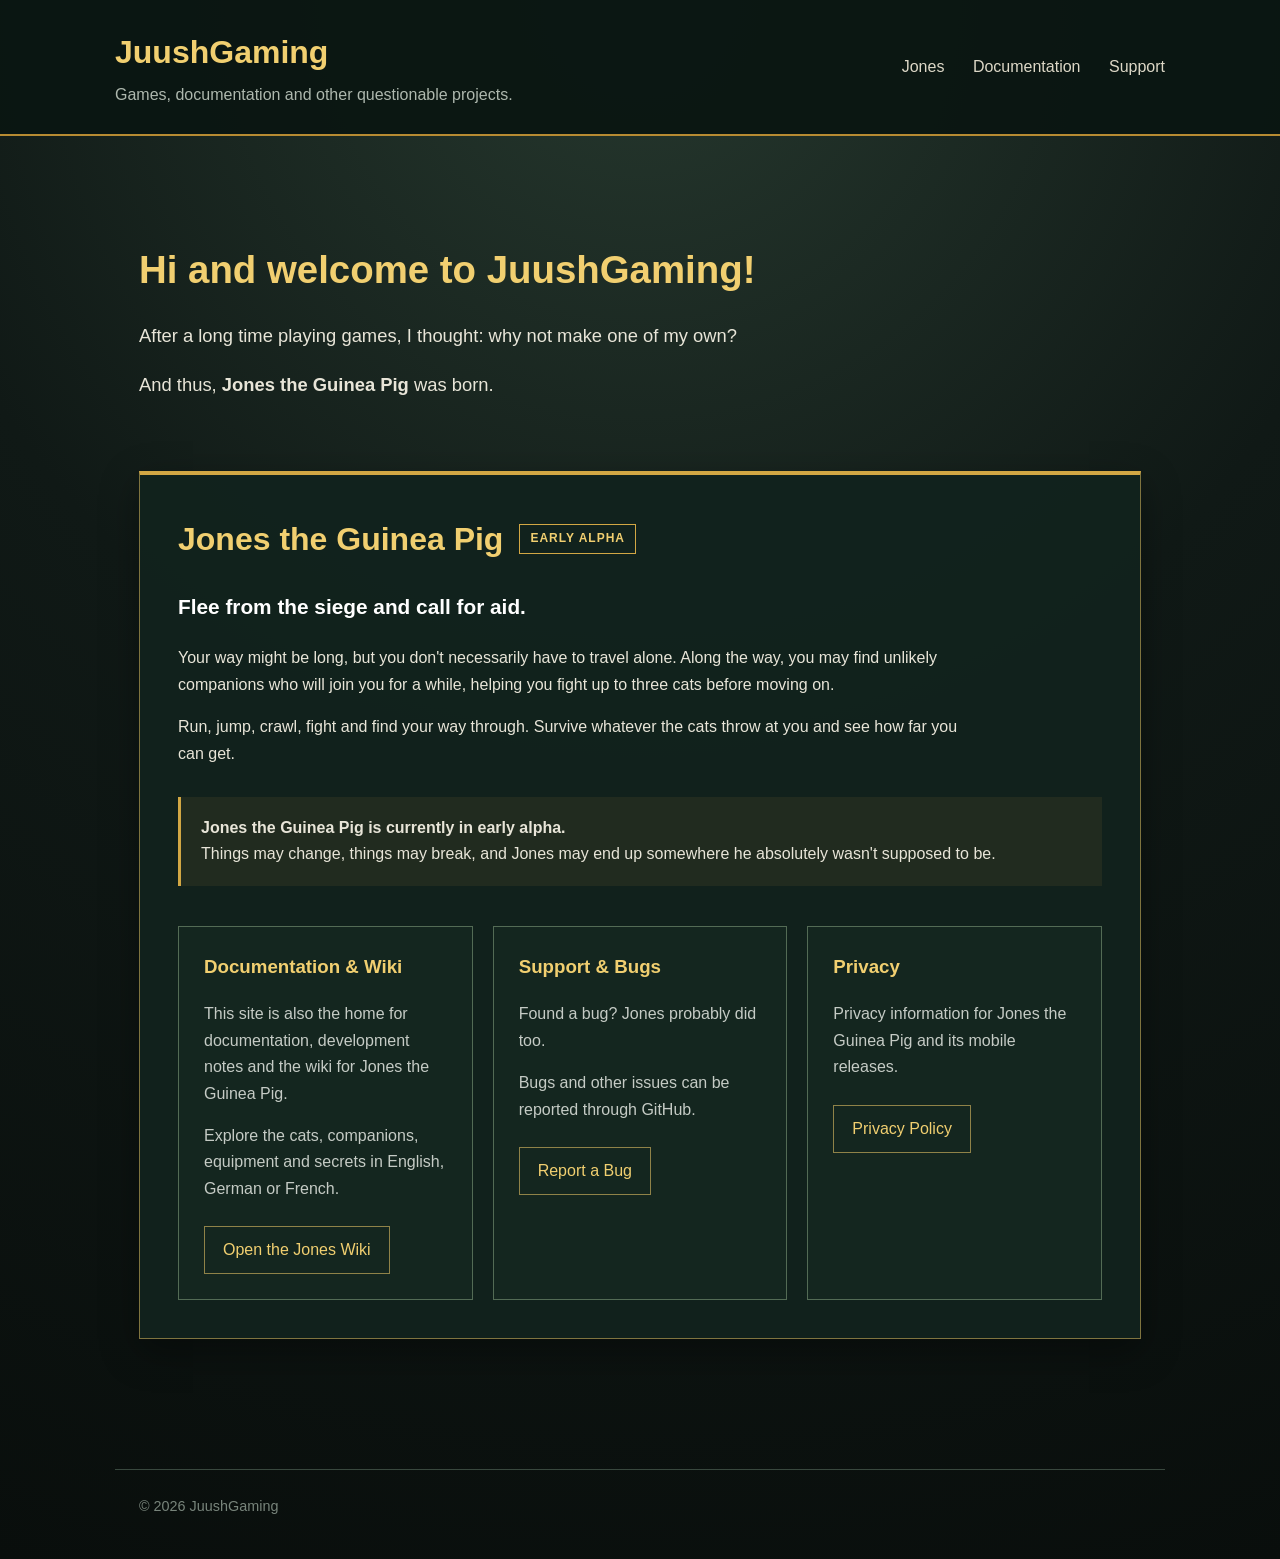
<file: index.html>
<!DOCTYPE html>
<html lang="en">
<head>
    <meta charset="UTF-8">
    <meta name="viewport" content="width=device-width, initial-scale=1.0">

    <title>JuushGaming</title>

    <style>
        * {
            box-sizing: border-box;
        }

        body {
            margin: 0;
            background:
                radial-gradient(circle at top, #26382e 0%, #101916 45%, #090e0c 100%);
            color: #e8e5d8;
            font-family: Arial, Helvetica, sans-serif;
            line-height: 1.65;
        }

        header {
            background: rgba(10, 22, 18, 0.94);
            border-bottom: 2px solid #b78b32;
            padding: 26px 24px;
        }

        .header-inner {
            max-width: 1050px;
            margin: 0 auto;
            display: flex;
            align-items: center;
            justify-content: space-between;
            gap: 30px;
        }

        .brand h1 {
            margin: 0;
            color: #f1cf70;
            font-size: 2rem;
        }

        .brand p {
            margin: 3px 0 0;
            color: #aeb8ae;
        }

        nav a {
            color: #ddd8c7;
            text-decoration: none;
            margin-left: 24px;
        }

        nav a:hover {
            color: #f1cf70;
        }

        main {
            max-width: 1050px;
            margin: 0 auto;
            padding: 70px 24px;
        }

        .intro {
            max-width: 760px;
            margin-bottom: 70px;
        }

        .intro h2 {
            color: #f1cf70;
            font-size: 2.4rem;
            margin-bottom: 20px;
        }

        .intro p {
            font-size: 1.15rem;
        }

        .game-card {
            background: rgba(18, 35, 29, 0.94);
            border: 1px solid #7f743f;
            border-top: 4px solid #d2a744;
            padding: 38px;
            box-shadow: 0 12px 35px rgba(0, 0, 0, 0.35);
        }

        .game-title {
            display: flex;
            align-items: center;
            gap: 16px;
            flex-wrap: wrap;
        }

        .game-title h2 {
            margin: 0;
            color: #f1cf70;
            font-size: 2rem;
        }

        .alpha {
            display: inline-block;
            padding: 4px 10px;
            border: 1px solid #d2a744;
            color: #f1cf70;
            font-size: 0.75rem;
            font-weight: bold;
            letter-spacing: 1px;
            text-transform: uppercase;
        }

        .tagline {
            margin-top: 25px;
            font-size: 1.3rem;
            color: #ffffff;
            font-weight: bold;
        }

        .game-description {
            max-width: 780px;
        }

        .alpha-note {
            margin-top: 30px;
            padding: 18px 20px;
            background: rgba(211, 167, 68, 0.08);
            border-left: 3px solid #d2a744;
        }

        .sections {
            display: grid;
            grid-template-columns: repeat(auto-fit, minmax(250px, 1fr));
            gap: 20px;
            margin-top: 40px;
        }

        .info-box {
            background: rgba(20, 39, 32, 0.85);
            border: 1px solid #536b55;
            padding: 25px;
        }

        .info-box h3 {
            color: #f1cf70;
            margin-top: 0;
        }

        .info-box p {
            color: #c5cbc5;
        }

        .button {
            display: inline-block;
            margin-top: 8px;
            padding: 10px 18px;
            color: #f1cf70;
            border: 1px solid #8f8248;
            text-decoration: none;
        }

        .button:hover {
            background: #d2a744;
            color: #101916;
        }

        footer {
            max-width: 1050px;
            margin: 60px auto 0;
            padding: 25px 24px 40px;
            border-top: 1px solid #39483e;
            color: #78847b;
            font-size: 0.9rem;
        }

        @media (max-width: 700px) {
            .header-inner {
                display: block;
            }

            nav {
                margin-top: 15px;
            }

            nav a {
                margin: 0 18px 0 0;
            }

            main {
                padding-top: 40px;
            }

            .intro h2 {
                font-size: 2rem;
            }

            .game-card {
                padding: 25px;
            }
        }
    </style>
</head>

<body>

<header>
    <div class="header-inner">
        <div class="brand">
            <h1>JuushGaming</h1>
            <p>Games, documentation and other questionable projects.</p>
        </div>

        <nav>
            <a href="#jones">Jones</a>
            <a href="#documentation">Documentation</a>
            <a href="#support">Support</a>
        </nav>
    </div>
</header>


<main>

    <section class="intro">
        <h2>Hi and welcome to JuushGaming!</h2>

        <p>
            After a long time playing games, I thought:
            why not make one of my own?
        </p>

        <p>
            And thus, <strong>Jones the Guinea Pig</strong> was born.
        </p>
    </section>


    <section class="game-card" id="jones">

        <div class="game-title">
            <h2>Jones the Guinea Pig</h2>
            <span class="alpha">Early Alpha</span>
        </div>

        <p class="tagline">
            Flee from the siege and call for aid.
        </p>

        <div class="game-description">
            <p>
                Your way might be long, but you don't necessarily have to
                travel alone. Along the way, you may find unlikely companions
                who will join you for a while, helping you fight up to three
                cats before moving on.
            </p>

            <p>
                Run, jump, crawl, fight and find your way through.
                Survive whatever the cats throw at you and see how far you can get.
            </p>
        </div>

        <div class="alpha-note">
            <strong>Jones the Guinea Pig is currently in early alpha.</strong><br>
            Things may change, things may break, and Jones may end up
            somewhere he absolutely wasn't supposed to be.
        </div>


        <div class="sections">

            <div class="info-box" id="documentation">
                <h3>Documentation & Wiki</h3>

                <p>
                    This site is also the home for documentation,
                    development notes and the wiki for Jones the Guinea Pig.
                </p>

                <p>
                    Explore the cats, companions, equipment and secrets in
                    English, German or French.
                </p>
                <a class="button" href="jones/index.html">Open the Jones Wiki</a>
            </div>


            <div class="info-box" id="support">
                <h3>Support & Bugs</h3>

                <p>
                    Found a bug? Jones probably did too.
                </p>

                <p>
                    Bugs and other issues can be reported through GitHub.
                </p>

                <a class="button"
                   href="https://github.com/juushgaming/juushgaming.github.io/issues">
                    Report a Bug
                </a>
            </div>


            <div class="info-box">
                <h3>Privacy</h3>

                <p>
                    Privacy information for Jones the Guinea Pig
                    and its mobile releases.
                </p>

                <a class="button" href="jones/privacy.html">
                    Privacy Policy
                </a>
            </div>

        </div>

    </section>

</main>


<footer>
    © 2026 JuushGaming
</footer>

</body>
</html>
</file>
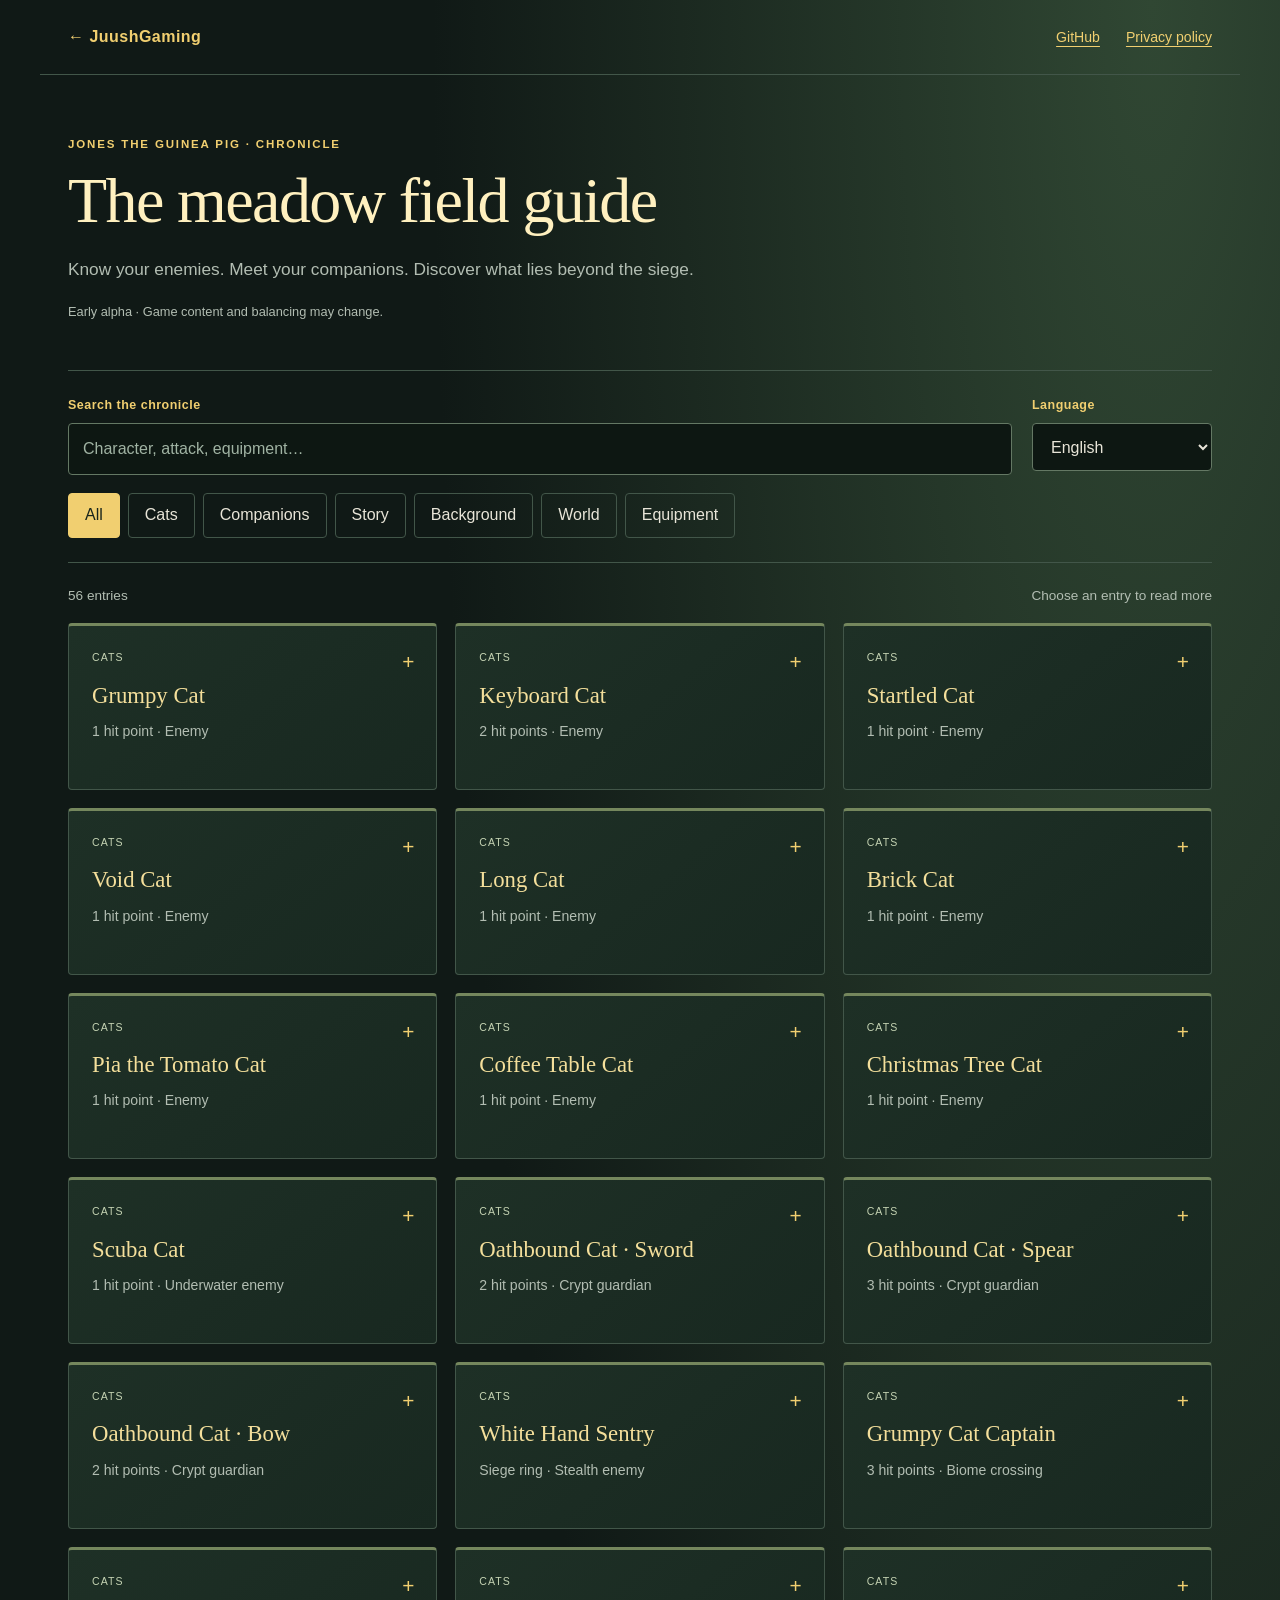
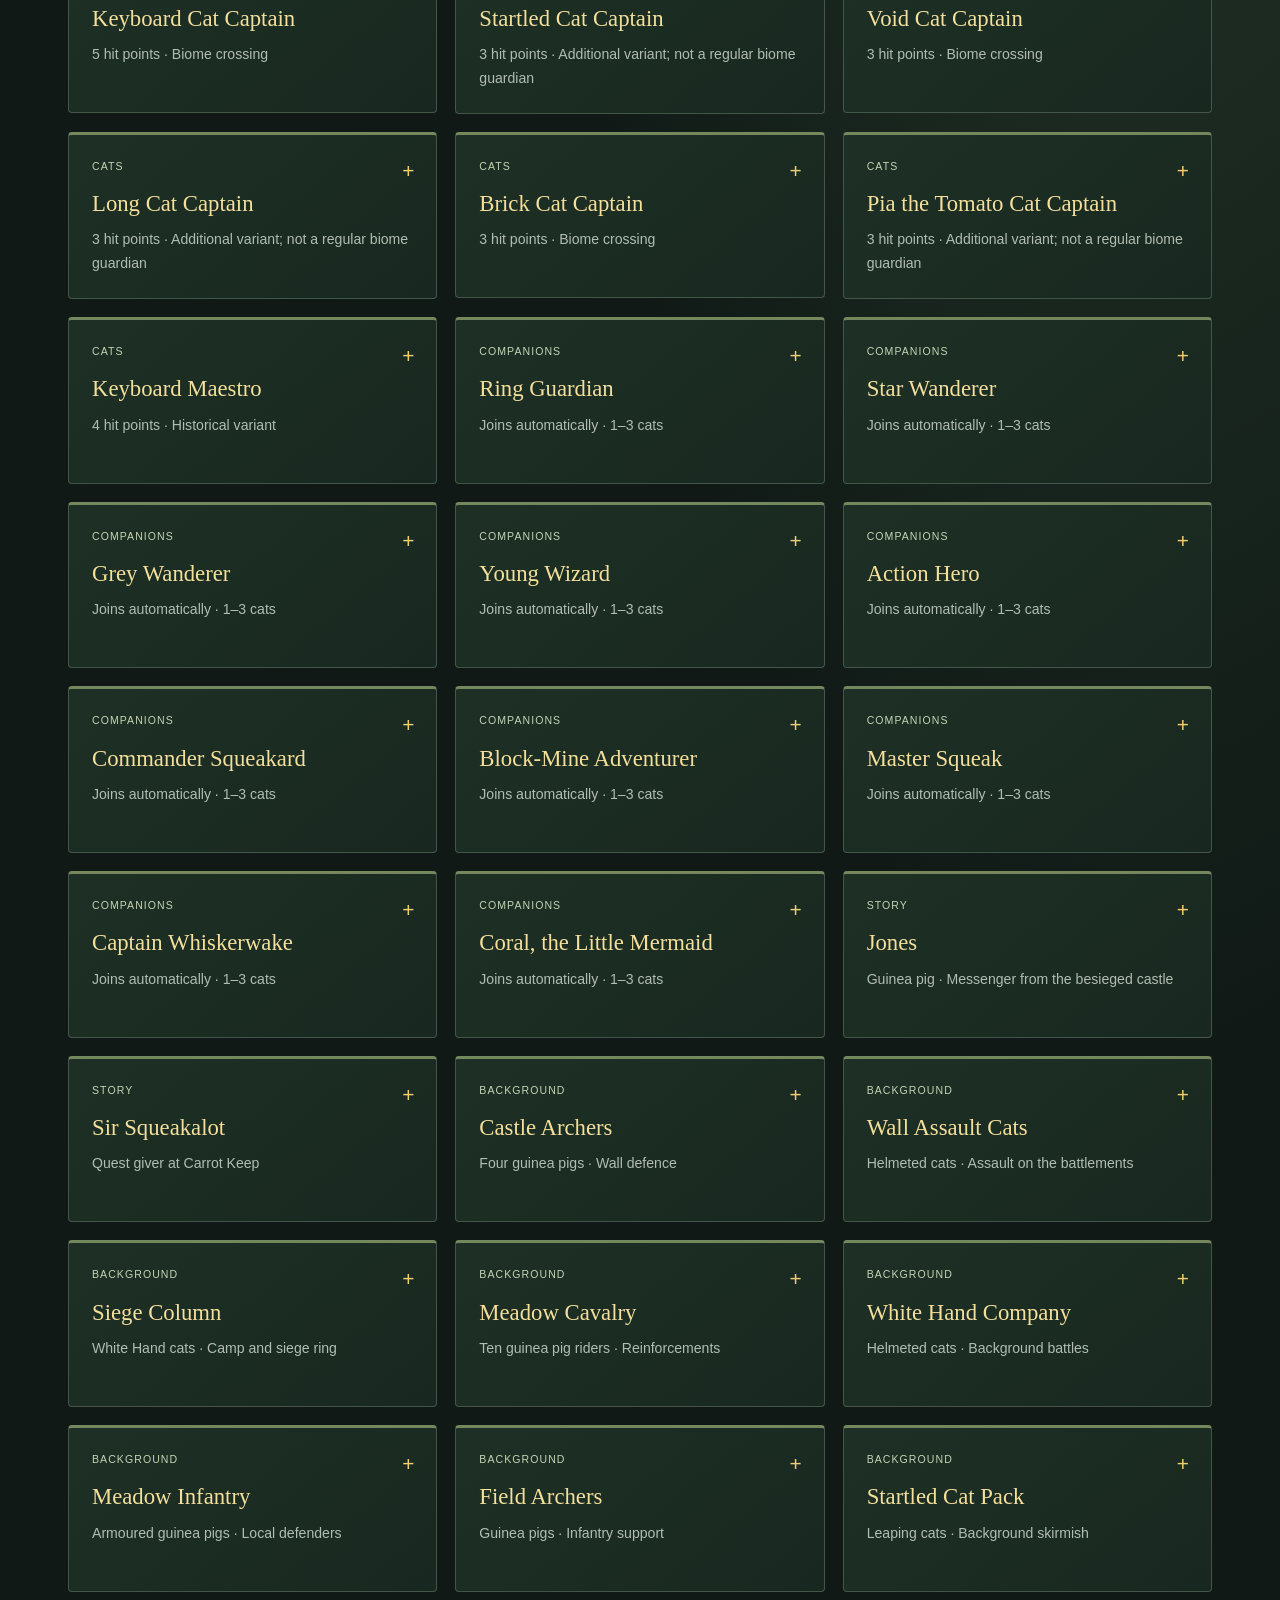
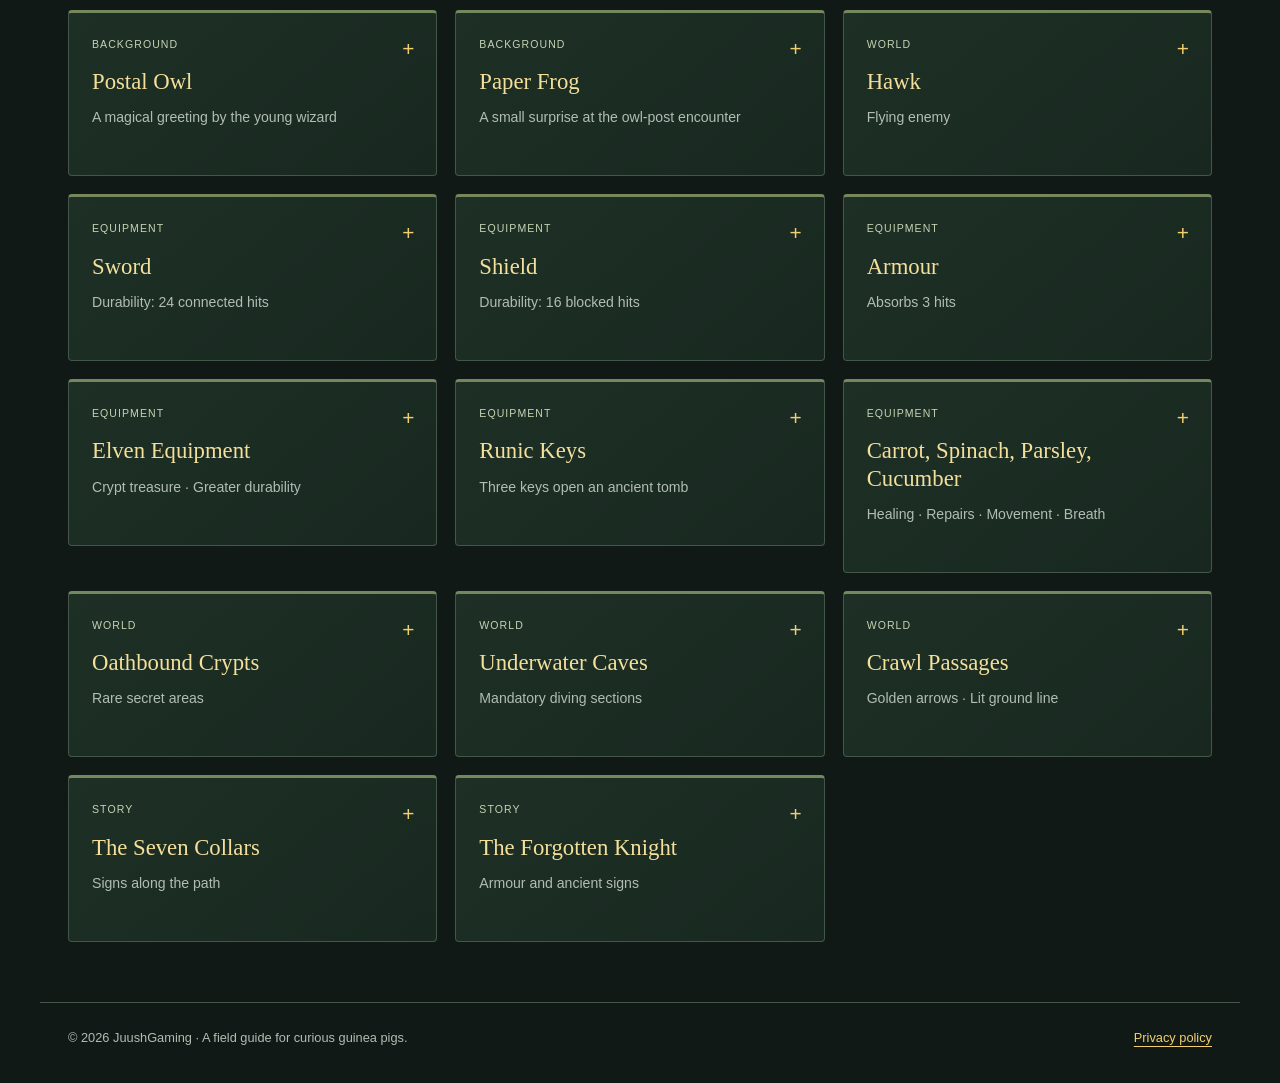
<file: jones/index.html>
<!DOCTYPE html>
<html lang="en">
<head>
  <meta charset="UTF-8">
  <meta name="viewport" content="width=device-width, initial-scale=1">
  <meta name="description" content="The Jones the Guinea Pig wiki: cats, companions, equipment, hidden crypts and the defenders of the meadow. Available in English, German and French.">
  <title>The meadow field guide – Jones the Guinea Pig</title>
  <link rel="stylesheet" href="wiki.css">
  <script src="wiki-data.js" defer></script>
  <script src="wiki.js" defer></script>
</head>
<body>
<header>
  <a class="brand" href="../index.html">← JuushGaming</a>
  <nav aria-label="Links"><a href="https://github.com/juushgaming/juushgaming.github.io/issues">GitHub</a><a id="privacy-top" href="privacy.html">Privacy policy</a></nav>
</header>
<main>
  <section class="hero">
    <div class="eyebrow" id="eyebrow">Jones the Guinea Pig · Chronicle</div>
    <h1 id="title">The meadow field guide</h1>
    <p class="intro" id="intro">Know your enemies. Meet your companions. Discover what lies beyond the siege.</p>
    <p class="alpha" id="alpha">Early alpha · Game content and balancing may change.</p>
  </section>
  <section id="controls" class="controls" hidden>
    <div class="control-row">
      <div><label id="search-label" for="search">Search the chronicle</label><input id="search" type="search" placeholder="Character, attack, equipment…" autocomplete="off" aria-controls="entries"></div>
      <div><label id="language-label" for="language">Language</label><select id="language"><option value="en" lang="en">English</option><option value="de" lang="de">Deutsch</option><option value="fr" lang="fr">Français</option></select></div>
    </div>
    <div id="categories" class="categories"></div>
  </section>
  <div class="results-line"><span id="count" role="status" aria-live="polite">56 entries</span><span id="read-hint">Choose an entry to read more</span></div>
  <div id="entries" class="grid">
<details class="entry" id="cat-Grumpy"><summary><span class="category">Cats</span><h2>Grumpy Cat</h2><span class="summary">1 hit point · Enemy</span></summary><div class="details"><p>Patrols its patch of ground. Direct contact is dangerous; it avoids walking off ledges.

COUNTERPLAY
Jump over it, strike with your sword or push it back with your shield. Landing on its head defeats it.</p><a class="permalink" href="#cat-Grumpy">Link to this entry</a></div></details>
<details class="entry" id="cat-Keyboard"><summary><span class="category">Cats</span><h2>Keyboard Cat</h2><span class="summary">2 hit points · Enemy</span></summary><div class="details"><p>Alternates between flying notes and a low bass wave. Its playing animation announces the attack. It takes two hits to defeat.

COUNTERPLAY
Dodge notes or block them from the front; jump over the bass wave. Attack during the pause. Walls block its view.</p><a class="permalink" href="#cat-Keyboard">Link to this entry</a></div></details>
<details class="entry" id="cat-Startled"><summary><span class="category">Cats</span><h2>Startled Cat</h2><span class="summary">1 hit point · Enemy</span></summary><div class="details"><p>Reacts to Jones with a high leap. Its jump changes when and where you can attack safely.

COUNTERPLAY
Wait for it to land. Keep your distance, then land on it or strike with your sword.</p><a class="permalink" href="#cat-Startled">Link to this entry</a></div></details>
<details class="entry" id="cat-Void"><summary><span class="category">Cats</span><h2>Void Cat</h2><span class="summary">1 hit point · Enemy</span></summary><div class="details"><p>A black cat that turns towards Jones and launches quick lunges.

COUNTERPLAY
Watch its approach, gain some distance and counter after the lunge. Your shield protects against frontal contact.</p><a class="permalink" href="#cat-Void">Link to this entry</a></div></details>
<details class="entry" id="cat-Long"><summary><span class="category">Cats</span><h2>Long Cat</h2><span class="summary">1 hit point · Enemy</span></summary><div class="details"><p>Its long body covers more ground. It alternates between slow movement and a fast sprint.

COUNTERPLAY
Avoid standing right in front of its nose. Jump over its whole body or face it with your shield raised.</p><a class="permalink" href="#cat-Long">Link to this entry</a></div></details>
<details class="entry" id="cat-Brick"><summary><span class="category">Cats</span><h2>Brick Cat</h2><span class="summary">1 hit point · Enemy</span></summary><div class="details"><p>Lifts a brick, winds up and throws it towards Jones in an arc.

COUNTERPLAY
Move while it winds up or block the brick from the front. Close in during its recovery.</p><a class="permalink" href="#cat-Brick">Link to this entry</a></div></details>
<details class="entry" id="cat-Pia"><summary><span class="category">Cats</span><h2>Pia the Tomato Cat</h2><span class="summary">1 hit point · Enemy</span></summary><div class="details"><p>Patrols the garden and throws tomatoes with visible grabbing, windup and throwing poses.

COUNTERPLAY
Keep moving during the windup. Block the tomato if needed, then use the pause to approach.</p><a class="permalink" href="#cat-Pia">Link to this entry</a></div></details>
<details class="entry" id="cat-CoffeeTable"><summary><span class="category">Cats</span><h2>Coffee Table Cat</h2><span class="summary">1 hit point · Enemy</span></summary><div class="details"><p>Floats high above Jones on a small coffee table. With a swipe of its paw, it pushes mugs, glasses and bottles off the edge. The landing position is locked when it winds up and marked by a golden strip.

COUNTERPLAY
Move out of the marked spot or face the throw to block the falling vessel. Keep moving beneath the table. You never have to jump up and defeat this high enemy to continue. It pauses after each throw.</p><a class="permalink" href="#cat-CoffeeTable">Link to this entry</a></div></details>
<details class="entry" id="cat-ChristmasTree"><summary><span class="category">Cats</span><h2>Christmas Tree Cat</h2><span class="summary">1 hit point · Enemy</span></summary><div class="details"><p>Tugs on a decorated tree, then topples it towards the marked side after a 1.2-second warning. Its impact damages a broad area on that side. A hit deals one damage and shocks Jones for 0.55 seconds, shown by circling stars.

COUNTERPLAY
Leave the marked area, jump in time or face the tree&#x27;s base and block. A successful block prevents damage and shock, costing one shield durability. The tree hits only once and disappears; the cat cannot replace it. Defeat the cat by landing on its head.</p><a class="permalink" href="#cat-ChristmasTree">Link to this entry</a></div></details>
<details class="entry" id="cat-diver"><summary><span class="category">Cats</span><h2>Scuba Cat</h2><span class="summary">1 hit point · Underwater enemy</span></summary><div class="details"><p>Patrols underwater caves in a diving suit. When Jones is visible and its attack is ready, it lunges immediately, without a windup or warning colour. The direction stays fixed during the lunge, followed by a recovery pause.

COUNTERPLAY
Swim sideways or upwards, block or use your sword underwater. A hit does not send Jones back to the cave entrance. You cannot stomp enemies while swimming.</p><a class="permalink" href="#cat-diver">Link to this entry</a></div></details>
<details class="entry" id="ghost-0"><summary><span class="category">Cats</span><h2>Oathbound Cat · Sword</h2><span class="summary">2 hit points · Crypt guardian</span></summary><div class="details"><p>Lunges with an ancient blade.

COUNTERPLAY
Attacks without a windup or golden warning. Blue still marks recovery after an attack. Keep your distance, dodge or block from the front. Stomps work outside the attack phase. Defeat every guardian and open every seal before claiming the crypt treasure.</p><a class="permalink" href="#ghost-0">Link to this entry</a></div></details>
<details class="entry" id="ghost-1"><summary><span class="category">Cats</span><h2>Oathbound Cat · Spear</h2><span class="summary">3 hit points · Crypt guardian</span></summary><div class="details"><p>Has three hit points and a particularly fast spear lunge.

COUNTERPLAY
Attacks without a windup or golden warning. Blue still marks recovery after an attack. Keep your distance, dodge or block from the front. Stomps work outside the attack phase. Defeat every guardian and open every seal before claiming the crypt treasure.</p><a class="permalink" href="#ghost-1">Link to this entry</a></div></details>
<details class="entry" id="ghost-2"><summary><span class="category">Cats</span><h2>Oathbound Cat · Bow</h2><span class="summary">2 hit points · Crypt guardian</span></summary><div class="details"><p>Fires a glowing green spectral arrow that stops at walls and can be blocked.

COUNTERPLAY
Attacks without a windup or golden warning. Blue still marks recovery after an attack. Keep your distance, dodge or block from the front. Stomps work outside the attack phase. Defeat every guardian and open every seal before claiming the crypt treasure.</p><a class="permalink" href="#ghost-2">Link to this entry</a></div></details>
<details class="entry" id="siege-sentry"><summary><span class="category">Cats</span><h2>White Hand Sentry</h2><span class="summary">Siege ring · Stealth enemy</span></summary><div class="details"><p>A dark helmeted cat bearing a white hand. Its awareness rises when Jones stands in front of it without cover. At full awareness it fires arrows.

COUNTERPLAY
Crouch beneath marked cover and sneak through the siege ring. Distance and blocked sight reduce awareness. This is a stealth sentry, not an ordinary cat with hit points.</p><a class="permalink" href="#siege-sentry">Link to this entry</a></div></details>
<details class="entry" id="captain-Grumpy"><summary><span class="category">Cats</span><h2>Grumpy Cat Captain</h2><span class="summary">3 hit points · Biome crossing</span></summary><div class="details"><p>A stronger version of this cat. It attacks with a fast melee lunge. It cycles through pursuit, windup, attack and recovery.

COUNTERPLAY
You can win without a sword or shield: dodge its attack, then land on its head during the blue recovery phase. Stomps do not count at other times. Companions deal one point of support damage per strike.</p><a class="permalink" href="#captain-Grumpy">Link to this entry</a></div></details>
<details class="entry" id="captain-Keyboard"><summary><span class="category">Cats</span><h2>Keyboard Cat Captain</h2><span class="summary">5 hit points · Biome crossing</span></summary><div class="details"><p>A stronger version of this cat. It attacks with musical notes and bass waves. It cycles through pursuit, windup, attack and recovery.

COUNTERPLAY
You can win without a sword or shield: dodge its attack, then land on its head during the blue recovery phase. Stomps do not count at other times. Companions deal one point of support damage per strike.</p><a class="permalink" href="#captain-Keyboard">Link to this entry</a></div></details>
<details class="entry" id="captain-Startled"><summary><span class="category">Cats</span><h2>Startled Cat Captain</h2><span class="summary">3 hit points · Additional variant; not a regular biome guardian</span></summary><div class="details"><p>A stronger version of this cat. It attacks with a fast melee lunge. It cycles through pursuit, windup, attack and recovery.

COUNTERPLAY
You can win without a sword or shield: dodge its attack, then land on its head during the blue recovery phase. Stomps do not count at other times. Companions deal one point of support damage per strike.</p><a class="permalink" href="#captain-Startled">Link to this entry</a></div></details>
<details class="entry" id="captain-Void"><summary><span class="category">Cats</span><h2>Void Cat Captain</h2><span class="summary">3 hit points · Biome crossing</span></summary><div class="details"><p>A stronger version of this cat. It attacks with a fast melee lunge. It cycles through pursuit, windup, attack and recovery.

COUNTERPLAY
You can win without a sword or shield: dodge its attack, then land on its head during the blue recovery phase. Stomps do not count at other times. Companions deal one point of support damage per strike.</p><a class="permalink" href="#captain-Void">Link to this entry</a></div></details>
<details class="entry" id="captain-Long"><summary><span class="category">Cats</span><h2>Long Cat Captain</h2><span class="summary">3 hit points · Additional variant; not a regular biome guardian</span></summary><div class="details"><p>A stronger version of this cat. It attacks with a fast melee lunge. It cycles through pursuit, windup, attack and recovery.

COUNTERPLAY
You can win without a sword or shield: dodge its attack, then land on its head during the blue recovery phase. Stomps do not count at other times. Companions deal one point of support damage per strike.</p><a class="permalink" href="#captain-Long">Link to this entry</a></div></details>
<details class="entry" id="captain-Brick"><summary><span class="category">Cats</span><h2>Brick Cat Captain</h2><span class="summary">3 hit points · Biome crossing</span></summary><div class="details"><p>A stronger version of this cat. It attacks with thrown bricks. It cycles through pursuit, windup, attack and recovery.

COUNTERPLAY
You can win without a sword or shield: dodge its attack, then land on its head during the blue recovery phase. Stomps do not count at other times. Companions deal one point of support damage per strike.</p><a class="permalink" href="#captain-Brick">Link to this entry</a></div></details>
<details class="entry" id="captain-Pia"><summary><span class="category">Cats</span><h2>Pia the Tomato Cat Captain</h2><span class="summary">3 hit points · Additional variant; not a regular biome guardian</span></summary><div class="details"><p>A stronger version of this cat. It attacks with thrown tomatoes. It cycles through pursuit, windup, attack and recovery.

COUNTERPLAY
You can win without a sword or shield: dodge its attack, then land on its head during the blue recovery phase. Stomps do not count at other times. Companions deal one point of support damage per strike.</p><a class="permalink" href="#captain-Pia">Link to this entry</a></div></details>
<details class="entry" id="keyboard-maestro"><summary><span class="category">Cats</span><h2>Keyboard Maestro</h2><span class="summary">4 hit points · Historical variant</span></summary><div class="details"><p>A stronger musical cat from the former fixed music vault. That room is no longer generated in current procedural runs. This entry preserves the distinction between the old maestro, the ordinary two-hit keyboard cat and the five-hit captain.</p><a class="permalink" href="#keyboard-maestro">Link to this entry</a></div></details>
<details class="entry" id="companion-RingSentinel"><summary><span class="category">Companions</span><h2>Ring Guardian</h2><span class="summary">Joins automatically · 1–3 cats</span></summary><div class="details"><p>An armoured ring guardian whose attacks flash with blue light.

COMPANIONSHIP
Approach the guest to recruit them; no action button is needed. They follow with their own walking, jumping, climbing or swimming poses and attack reachable enemies independently. A random total of one to three cats defeated near Jones ends their journey. They recover for about three seconds after an attack.

BASE DEFENCE
Before joining, the guest defends their home against nearby cats in clear sight. These victories consume neither their future allowance nor that of an active companion.

MUSIC
Has an original short companion theme.</p><a class="permalink" href="#companion-RingSentinel">Link to this entry</a></div></details>
<details class="entry" id="companion-StarWall"><summary><span class="category">Companions</span><h2>Star Wanderer</h2><span class="summary">Joins automatically · 1–3 cats</span></summary><div class="details"><p>A traveller from the star wall who attacks with a golden wave of power.

COMPANIONSHIP
Approach the guest to recruit them; no action button is needed. They follow with their own walking, jumping, climbing or swimming poses and attack reachable enemies independently. A random total of one to three cats defeated near Jones ends their journey. They recover for about three seconds after an attack.

BASE DEFENCE
Before joining, the guest defends their home against nearby cats in clear sight. These victories consume neither their future allowance nor that of an active companion.

MUSIC
The current biome&#x27;s music continues.</p><a class="permalink" href="#companion-StarWall">Link to this entry</a></div></details>
<details class="entry" id="companion-HillJourney"><summary><span class="category">Companions</span><h2>Grey Wanderer</h2><span class="summary">Joins automatically · 1–3 cats</span></summary><div class="details"><p>A grey wanderer with a staff and a bright sweeping strike.

COMPANIONSHIP
Approach the guest to recruit them; no action button is needed. They follow with their own walking, jumping, climbing or swimming poses and attack reachable enemies independently. A random total of one to three cats defeated near Jones ends their journey. They recover for about three seconds after an attack.

BASE DEFENCE
Before joining, the guest defends their home against nearby cats in clear sight. These victories consume neither their future allowance nor that of an active companion.

MUSIC
The current biome&#x27;s music continues.</p><a class="permalink" href="#companion-HillJourney">Link to this entry</a></div></details>
<details class="entry" id="companion-PostalOwl"><summary><span class="category">Companions</span><h2>Young Wizard</h2><span class="summary">Joins automatically · 1–3 cats</span></summary><div class="details"><p>A young wizard beside the magical owl-post sign. His attack glows violet.

COMPANIONSHIP
Approach the guest to recruit them; no action button is needed. They follow with their own walking, jumping, climbing or swimming poses and attack reachable enemies independently. A random total of one to three cats defeated near Jones ends their journey. They recover for about three seconds after an attack.

BASE DEFENCE
Before joining, the guest defends their home against nearby cats in clear sight. These victories consume neither their future allowance nor that of an active companion.

MUSIC
The current biome&#x27;s music continues.</p><a class="permalink" href="#companion-PostalOwl">Link to this entry</a></div></details>
<details class="entry" id="companion-ActionHeroMemorial"><summary><span class="category">Companions</span><h2>Action Hero</h2><span class="summary">Joins automatically · 1–3 cats</span></summary><div class="details"><p>A determined action hero at the memorial, with a red flash when attacking.

COMPANIONSHIP
Approach the guest to recruit them; no action button is needed. They follow with their own walking, jumping, climbing or swimming poses and attack reachable enemies independently. A random total of one to three cats defeated near Jones ends their journey. They recover for about three seconds after an attack.

BASE DEFENCE
Before joining, the guest defends their home against nearby cats in clear sight. These victories consume neither their future allowance nor that of an active companion.

MUSIC
The current biome&#x27;s music continues.</p><a class="permalink" href="#companion-ActionHeroMemorial">Link to this entry</a></div></details>
<details class="entry" id="companion-StarRelayChoice"><summary><span class="category">Companions</span><h2>Commander Squeakard</h2><span class="summary">Joins automatically · 1–3 cats</span></summary><div class="details"><p>Commander Squeakard waits at the star relay and supports Jones with a blue ranged attack.

COMPANIONSHIP
Approach the guest to recruit them; no action button is needed. They follow with their own walking, jumping, climbing or swimming poses and attack reachable enemies independently. A random total of one to three cats defeated near Jones ends their journey. They recover for about three seconds after an attack.

BASE DEFENCE
Before joining, the guest defends their home against nearby cats in clear sight. These victories consume neither their future allowance nor that of an active companion.

MUSIC
The current biome&#x27;s music continues.</p><a class="permalink" href="#companion-StarRelayChoice">Link to this entry</a></div></details>
<details class="entry" id="companion-BlockyBurrow"><summary><span class="category">Companions</span><h2>Block-Mine Adventurer</h2><span class="summary">Joins automatically · 1–3 cats</span></summary><div class="details"><p>An adventurer beside the square burrow. His attack produces a green sweeping wave.

COMPANIONSHIP
Approach the guest to recruit them; no action button is needed. They follow with their own walking, jumping, climbing or swimming poses and attack reachable enemies independently. A random total of one to three cats defeated near Jones ends their journey. They recover for about three seconds after an attack.

BASE DEFENCE
Before joining, the guest defends their home against nearby cats in clear sight. These victories consume neither their future allowance nor that of an active companion.

MUSIC
The current biome&#x27;s music continues.</p><a class="permalink" href="#companion-BlockyBurrow">Link to this entry</a></div></details>
<details class="entry" id="companion-TwinSunForce"><summary><span class="category">Companions</span><h2>Master Squeak</h2><span class="summary">Joins automatically · 1–3 cats</span></summary><div class="details"><p>Master Squeak waits near the ship beneath the twin suns. A pale blue wave accompanies his attack.

COMPANIONSHIP
Approach the guest to recruit them; no action button is needed. They follow with their own walking, jumping, climbing or swimming poses and attack reachable enemies independently. A random total of one to three cats defeated near Jones ends their journey. They recover for about three seconds after an attack.

BASE DEFENCE
Before joining, the guest defends their home against nearby cats in clear sight. These victories consume neither their future allowance nor that of an active companion.

MUSIC
Has an original short companion theme.</p><a class="permalink" href="#companion-TwinSunForce">Link to this entry</a></div></details>
<details class="entry" id="companion-TideboundCorsair"><summary><span class="category">Companions</span><h2>Captain Whiskerwake</h2><span class="summary">Joins automatically · 1–3 cats</span></summary><div class="details"><p>A captain with a cutlass and a turquoise slash. He appears in underwater sections.

COMPANIONSHIP
Approach the guest to recruit them; no action button is needed. They follow with their own walking, jumping, climbing or swimming poses and attack reachable enemies independently. A random total of one to three cats defeated near Jones ends their journey. They recover for about three seconds after an attack.

BASE DEFENCE
Before joining, the guest defends their home against nearby cats in clear sight. These victories consume neither their future allowance nor that of an active companion.

MUSIC
Has an original short companion theme.</p><a class="permalink" href="#companion-TideboundCorsair">Link to this entry</a></div></details>
<details class="entry" id="companion-ReefSongMermaid"><summary><span class="category">Companions</span><h2>Coral, the Little Mermaid</h2><span class="summary">Joins automatically · 1–3 cats</span></summary><div class="details"><p>A mermaid in the coral reef. She attacks with a green wave of power and swims after Jones.

COMPANIONSHIP
Approach the guest to recruit them; no action button is needed. They follow with their own walking, jumping, climbing or swimming poses and attack reachable enemies independently. A random total of one to three cats defeated near Jones ends their journey. They recover for about three seconds after an attack.

BASE DEFENCE
Before joining, the guest defends their home against nearby cats in clear sight. These victories consume neither their future allowance nor that of an active companion.

MUSIC
Has an original short companion theme.</p><a class="permalink" href="#companion-ReefSongMermaid">Link to this entry</a></div></details>
<details class="entry" id="jones"><summary><span class="category">Story</span><h2>Jones</h2><span class="summary">Guinea pig · Messenger from the besieged castle</span></summary><div class="details"><p>Jones sneaks out of Carrot Keep, crosses the siege ring and seeks help from the allied kingdom. You control him directly; he does not run automatically.

DISTANCE
Only the furthest point reached counts. Backtracking and crypt trips do not inflate the score. The menu shows the last run and your personal best.</p><a class="permalink" href="#jones">Link to this entry</a></div></details>
<details class="entry" id="sir"><summary><span class="category">Story</span><h2>Sir Squeakalot</h2><span class="summary">Quest giver at Carrot Keep</span></summary><div class="details"><p>The herald explains Jones&#x27; mission and the sally port. His request begins the journey through the siege. The escape only counts as complete after Jones has crossed the entire siege ring.</p><a class="permalink" href="#sir">Link to this entry</a></div></details>
<details class="entry" id="wall-archers"><summary><span class="category">Background</span><h2>Castle Archers</h2><span class="summary">Four guinea pigs · Wall defence</span></summary><div class="details"><p>Defend the battlements with loading, aiming and firing animations. Their arrows strike approaching helmeted cats and produce small impact clouds.

ROLE
These defenders bring the siege to life. Their arrows cannot hit Jones. They cannot be recruited as companions.</p><a class="permalink" href="#wall-archers">Link to this entry</a></div></details>
<details class="entry" id="wall-cats"><summary><span class="category">Background</span><h2>Wall Assault Cats</h2><span class="summary">Helmeted cats · Assault on the battlements</span></summary><div class="details"><p>Advance towards the archers and are driven back by their arrows. These attackers belong to the background siege scene and do not count as cats defeated by Jones.</p><a class="permalink" href="#wall-cats">Link to this entry</a></div></details>
<details class="entry" id="siege-column"><summary><span class="category">Background</span><h2>Siege Column</h2><span class="summary">White Hand cats · Camp and siege ring</span></summary><div class="details"><p>Marches behind the playable ground between siege engines, showing the scale of the attack. These figures cannot collide with Jones. The sentries in the foreground, however, can detect him.</p><a class="permalink" href="#siege-column">Link to this entry</a></div></details>
<details class="entry" id="cavalry"><summary><span class="category">Background</span><h2>Meadow Cavalry</h2><span class="summary">Ten guinea pig riders · Reinforcements</span></summary><div class="details"><p>After the call for help, the mounted company charges a cat troop. A comic dust cloud marks the clash. After winning, the cavalry advances left towards home.

ROLE
The battle stays at a fixed site behind the action. Jones runs past it; the battle never follows him or the camera. Riders do not attack foreground enemies or consume companion allowances.</p><a class="permalink" href="#cavalry">Link to this entry</a></div></details>
<details class="entry" id="cat-company"><summary><span class="category">Background</span><h2>White Hand Company</h2><span class="summary">Helmeted cats · Background battles</span></summary><div class="details"><p>Opposes the Meadow Cavalry or a company of infantry and archers. After the clash, the cats are driven back and flee. Their background battle affects neither Jones&#x27; health nor his personal cat defeat count.</p><a class="permalink" href="#cat-company">Link to this entry</a></div></details>
<details class="entry" id="field-infantry"><summary><span class="category">Background</span><h2>Meadow Infantry</h2><span class="summary">Armoured guinea pigs · Local defenders</span></summary><div class="details"><p>This small infantry company walks and fights with its own animations against startled cats or White Hand troops. Archers cover it from the rear. The battle stays at a fixed site and ends after victory. It can take place before Jones calls for help. It causes no collisions, damage or companion kills.</p><a class="permalink" href="#field-infantry">Link to this entry</a></div></details>
<details class="entry" id="field-archers"><summary><span class="category">Background</span><h2>Field Archers</h2><span class="summary">Guinea pigs · Infantry support</span></summary><div class="details"><p>Hold position behind the infantry, draw their bows and fire visible volleys into the background battle. Their arrows belong only to the scene and cannot hit Jones or playable enemies. These companies occupy varied sites determined by the world seed and never follow Jones.</p><a class="permalink" href="#field-archers">Link to this entry</a></div></details>
<details class="entry" id="startled-company"><summary><span class="category">Background</span><h2>Startled Cat Pack</h2><span class="summary">Leaping cats · Background skirmish</span></summary><div class="details"><p>Several startled cats leap at guinea pig infantry. Field archers join in from the second row, while a comic dust cloud accompanies the scuffle. Eventually the pack flees to the left. These cats are purely decorative and do not count towards Jones&#x27; defeated enemies.</p><a class="permalink" href="#startled-company">Link to this entry</a></div></details>
<details class="entry" id="postal-owl"><summary><span class="category">Background</span><h2>Postal Owl</h2><span class="summary">A magical greeting by the young wizard</span></summary><div class="details"><p>The owl belongs to the owl-post sign and announces the magical guest. It is part of the hidden encounter, not a recruitable fighter or an enemy. The young wizard beside it can accompany Jones.</p><a class="permalink" href="#postal-owl">Link to this entry</a></div></details>
<details class="entry" id="paper-frog"><summary><span class="category">Background</span><h2>Paper Frog</h2><span class="summary">A small surprise at the owl-post encounter</span></summary><div class="details"><p>A hopping paper frog brings the meeting with the young wizard to life. It deals no damage and does not count towards a companion&#x27;s allowance. Its role is the little surprise when Jones discovers the sign.</p><a class="permalink" href="#paper-frog">Link to this entry</a></div></details>
<details class="entry" id="hawk"><summary><span class="category">World</span><h2>Hawk</h2><span class="summary">Flying enemy</span></summary><div class="details"><p>Flies through open sections and attacks from the air. Watch its flight direction, keep your distance and use available cover. A companion can also attack the hawk.</p><a class="permalink" href="#hawk">Link to this entry</a></div></details>
<details class="entry" id="sword"><summary><span class="category">Equipment</span><h2>Sword</h2><span class="summary">Durability: 24 connected hits</span></summary><div class="details"><p>On Android, the equipped sword automatically attacks reachable enemies in front of Jones. On PC, use E. A connected strike consumes durability; a miss does not. Blocking interrupts the attack. Finding another sword repairs a weapon you still carry.</p><a class="permalink" href="#sword">Link to this entry</a></div></details>
<details class="entry" id="shield"><summary><span class="category">Equipment</span><h2>Shield</h2><span class="summary">Durability: 16 blocked hits</span></summary><div class="details"><p>Hold the shield button and face the danger. A successful block costs one durability point; the final block still protects Jones. Walking backwards does not turn a raised shield away from the enemy.</p><a class="permalink" href="#shield">Link to this entry</a></div></details>
<details class="entry" id="armour"><summary><span class="category">Equipment</span><h2>Armour</h2><span class="summary">Absorbs 3 hits</span></summary><div class="details"><p>Visible armour worn by Jones absorbs hits before hearts are lost. After three hits the protection is exhausted. Spinach can repair the armour.</p><a class="permalink" href="#armour">Link to this entry</a></div></details>
<details class="entry" id="elven"><summary><span class="category">Equipment</span><h2>Elven Equipment</h2><span class="summary">Crypt treasure · Greater durability</span></summary><div class="details"><p>Elven blade: 48 hits. Elven shield: 32 blocks. There is a 25% chance of finding the triple-durability version, with 72 hits and 48 blocks respectively. Elven armour always absorbs nine hits and has its own visible movement poses.

REPAIRS
A normal pickup repairs an elven item still in use without downgrading it. Once that item breaks, an ordinary replacement has normal durability again.</p><a class="permalink" href="#elven">Link to this entry</a></div></details>
<details class="entry" id="keys"><summary><span class="category">Equipment</span><h2>Runic Keys</h2><span class="summary">Three keys open an ancient tomb</span></summary><div class="details"><p>Collect three runic keys and approach an old tombstone. Your first entry consumes three keys. An unlocked entrance can be used again, but its treasure can only be claimed once.</p><a class="permalink" href="#keys">Link to this entry</a></div></details>
<details class="entry" id="vegetables"><summary><span class="category">Equipment</span><h2>Carrot, Spinach, Parsley, Cucumber</h2><span class="summary">Healing · Repairs · Movement · Breath</span></summary><div class="details"><p>Carrots restore one heart. Spinach repairs armour; parsley temporarily improves movement. The magical cucumber temporarily lets Jones breathe underwater. The remaining duration is shown in the game.</p><a class="permalink" href="#vegetables">Link to this entry</a></div></details>
<details class="entry" id="crypt"><summary><span class="category">World</span><h2>Oathbound Crypts</h2><span class="summary">Rare secret areas</span></summary><div class="details"><p>Behind old tombstones lie six to nine randomly arranged chambers with seal galleries, water, pendulums and spectral guardians. Open every seal and defeat every guardian to claim the single elven treasure. Portals return Jones safely. Crypt travel does not increase the scored run distance.</p><a class="permalink" href="#crypt">Link to this entry</a></div></details>
<details class="entry" id="water"><summary><span class="category">World</span><h2>Underwater Caves</h2><span class="summary">Mandatory diving sections</span></summary><div class="details"><p>These caves lie on the main route. Air bubbles replenish the breath meter; air pockets and the magical cucumber help with long dives. Different cave shapes, currents, scuba cats and underwater guests vary the journey.</p><a class="permalink" href="#water">Link to this entry</a></div></details>
<details class="entry" id="crawl"><summary><span class="category">World</span><h2>Crawl Passages</h2><span class="summary">Golden arrows · Lit ground line</span></summary><div class="details"><p>Sally ports, camp cover and hollow logs mark their low passages. On mobile, hold the stick down and sideways; on PC, hold S or Down plus a movement direction. Nearby cover becomes translucent so you can still see Jones.</p><a class="permalink" href="#crawl">Link to this entry</a></div></details>
<details class="entry" id="old-signs"><summary><span class="category">Story</span><h2>The Seven Collars</h2><span class="summary">Signs along the path</span></summary><div class="details"><p>The seven original cat species guard fragments of an ancient sign. Pia seems to test Jones with her tomatoes. The coffee-table and Christmas-tree cats are additional path enemies; the old title still refers to the original seven.</p><a class="permalink" href="#old-signs">Link to this entry</a></div></details>
<details class="entry" id="forgotten-knight"><summary><span class="category">Story</span><h2>The Forgotten Knight</h2><span class="summary">Armour and ancient signs</span></summary><div class="details"><p>Stone tablets tell of a small knight who once sealed the endless loop. His armour seems to recognise Jones. Whether it once belonged to Jones or has simply been waiting for him remains part of the mystery.</p><a class="permalink" href="#forgotten-knight">Link to this entry</a></div></details>
  </div>
</main>
<footer><span>© 2026 JuushGaming · <span id="footer-note">A field guide for curious guinea pigs.</span></span><a id="privacy-bottom" href="privacy.html">Privacy policy</a></footer>
</body>
</html>
</file>
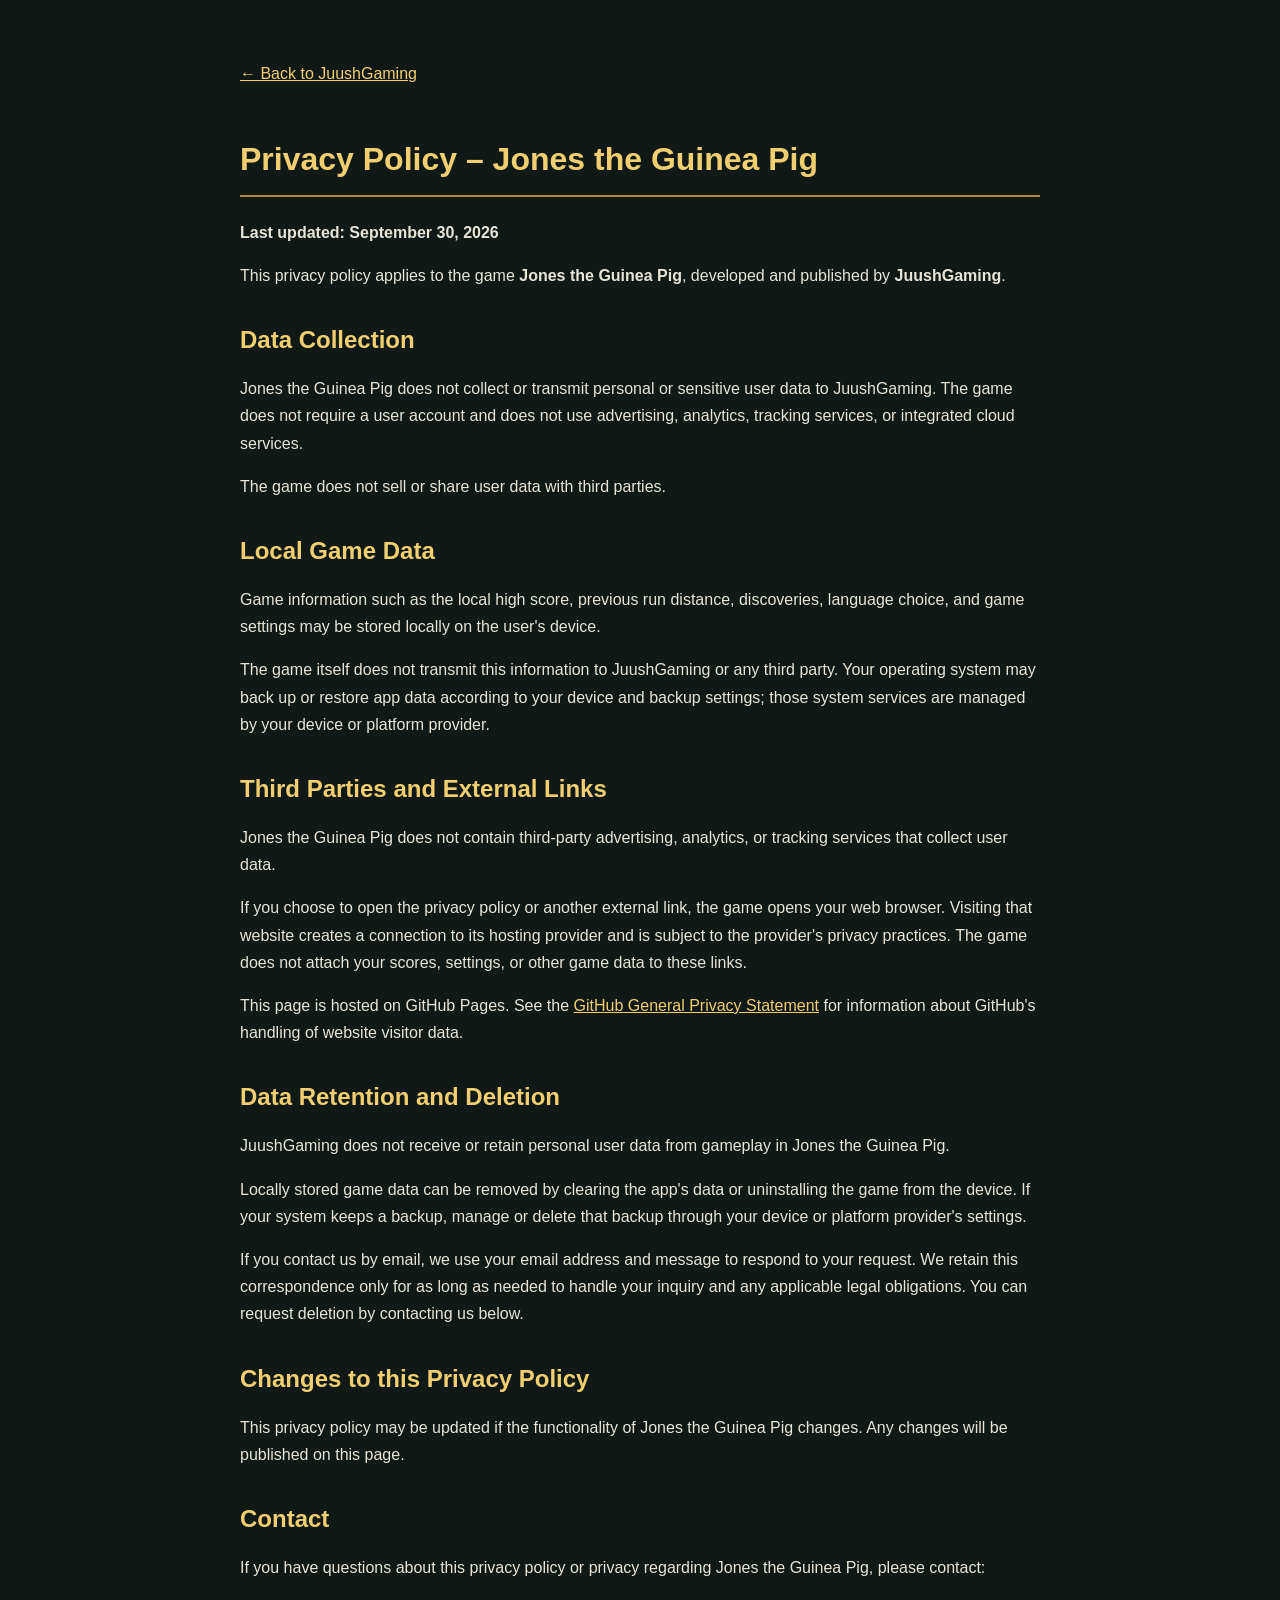
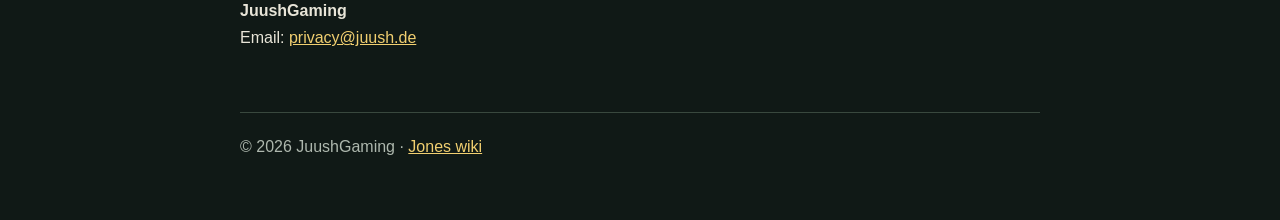
<file: jones/privacy.html>
<!DOCTYPE html>
<html lang="en">
<head>
    <meta charset="UTF-8">
    <meta name="viewport" content="width=device-width, initial-scale=1.0">
    <meta name="description" content="Privacy policy for Jones the Guinea Pig, developed and published by JuushGaming.">
    <title>Privacy Policy – Jones the Guinea Pig</title>
    <style>
        * { box-sizing: border-box; }
        body { margin: 0; background: #101916; color: #e8e5d8; font-family: Arial, Helvetica, sans-serif; line-height: 1.7; }
        main { max-width: 850px; margin: 0 auto; padding: 60px 25px; }
        h1, h2 { color: #f1cf70; line-height: 1.3; }
        h1 { border-bottom: 2px solid #b78b32; padding-bottom: 15px; }
        section { margin-top: 35px; }
        a { color: #f1cf70; overflow-wrap: anywhere; }
        a:focus-visible { outline: 2px solid #f1cf70; outline-offset: 5px; }
        .back { display: inline-block; margin-bottom: 30px; }
        footer { margin-top: 60px; padding-top: 20px; border-top: 1px solid #39483e; color: #aeb8ae; }
    </style>
</head>
<body>
<main>
    <a class="back" href="../index.html">← Back to JuushGaming</a>
    <h1>Privacy Policy – Jones the Guinea Pig</h1>
    <p><strong>Last updated: September 30, 2026</strong></p>
    <p>This privacy policy applies to the game <strong>Jones the Guinea Pig</strong>, developed and published by <strong>JuushGaming</strong>.</p>

    <section aria-labelledby="collection">
        <h2 id="collection">Data Collection</h2>
        <p>Jones the Guinea Pig does not collect or transmit personal or sensitive user data to JuushGaming. The game does not require a user account and does not use advertising, analytics, tracking services, or integrated cloud services.</p>
        <p>The game does not sell or share user data with third parties.</p>
    </section>
    <section aria-labelledby="local">
        <h2 id="local">Local Game Data</h2>
        <p>Game information such as the local high score, previous run distance, discoveries, language choice, and game settings may be stored locally on the user's device.</p>
        <p>The game itself does not transmit this information to JuushGaming or any third party. Your operating system may back up or restore app data according to your device and backup settings; those system services are managed by your device or platform provider.</p>
    </section>
    <section aria-labelledby="third-parties">
        <h2 id="third-parties">Third Parties and External Links</h2>
        <p>Jones the Guinea Pig does not contain third-party advertising, analytics, or tracking services that collect user data.</p>
        <p>If you choose to open the privacy policy or another external link, the game opens your web browser. Visiting that website creates a connection to its hosting provider and is subject to the provider's privacy practices. The game does not attach your scores, settings, or other game data to these links.</p>
        <p>This page is hosted on GitHub Pages. See the <a href="https://docs.github.com/en/site-policy/privacy-policies/github-general-privacy-statement">GitHub General Privacy Statement</a> for information about GitHub's handling of website visitor data.</p>
    </section>
    <section aria-labelledby="deletion">
        <h2 id="deletion">Data Retention and Deletion</h2>
        <p>JuushGaming does not receive or retain personal user data from gameplay in Jones the Guinea Pig.</p>
        <p>Locally stored game data can be removed by clearing the app's data or uninstalling the game from the device. If your system keeps a backup, manage or delete that backup through your device or platform provider's settings.</p>
        <p>If you contact us by email, we use your email address and message to respond to your request. We retain this correspondence only for as long as needed to handle your inquiry and any applicable legal obligations. You can request deletion by contacting us below.</p>
    </section>
    <section aria-labelledby="changes">
        <h2 id="changes">Changes to this Privacy Policy</h2>
        <p>This privacy policy may be updated if the functionality of Jones the Guinea Pig changes. Any changes will be published on this page.</p>
    </section>
    <section aria-labelledby="contact">
        <h2 id="contact">Contact</h2>
        <p>If you have questions about this privacy policy or privacy regarding Jones the Guinea Pig, please contact:</p>
        <p><strong>JuushGaming</strong><br>Email: <a href="mailto:privacy@juush.de">privacy@juush.de</a></p>
    </section>
    <footer>© 2026 JuushGaming · <a href="index.html">Jones wiki</a></footer>
</main>
</body>
</html>
</file>
<file: jones/wiki.css>
:root { color-scheme: dark; --bg:#101916; --paper:#182820; --line:#425649; --ink:#e8e5d8; --muted:#b2bdb2; --gold:#f1cf70; }
* { box-sizing:border-box; }
html { scroll-behavior:smooth; }
body { margin:0; background:radial-gradient(ellipse at 90% 0%,#304733 0,transparent 45rem),var(--bg); color:var(--ink); font:16px/1.65 Arial,Helvetica,sans-serif; }
a { color:var(--gold); text-underline-offset:4px; }
a:hover { color:#fff1c5; }
:focus-visible { outline:2px solid var(--gold); outline-offset:5px; }
header,main,footer { max-width:1200px; margin:auto; padding-left:28px; padding-right:28px; }
header { display:flex; align-items:center; justify-content:space-between; flex-wrap:wrap; gap:18px; padding-top:24px; padding-bottom:24px; border-bottom:1px solid var(--line); }
.brand { text-decoration:none; font-weight:bold; letter-spacing:.03em; }
header nav { display:flex; gap:26px; }
header nav a { font-size:.88rem; }
.hero { padding:60px 0 36px; max-width:760px; }
.eyebrow { color:var(--gold); text-transform:uppercase; letter-spacing:.16em; font-size:.72rem; font-weight:bold; }
h1 { margin:12px 0 18px; font:clamp(2.2rem,5vw,4rem)/1.1 Georgia,serif; color:#fff0bf; letter-spacing:-.025em; }
.intro { color:var(--muted); font-size:1.08rem; max-width:650px; }
.alpha { font-size:.8rem; color:var(--muted); }
.controls { border-top:1px solid var(--line); border-bottom:1px solid var(--line); padding:24px 0; }
.control-row { display:grid; grid-template-columns:minmax(0,1fr) 180px; gap:20px; }
label { display:block; font-size:.78rem; font-weight:bold; color:var(--gold); letter-spacing:.04em; margin-bottom:7px; }
input,select { font:inherit; background:#0d1712; border:1px solid #647864; color:var(--ink); padding:12px 14px; border-radius:4px; min-height:48px; width:100%; }
input::placeholder { color:#a0b3a3; opacity:1; }
.categories { display:flex; gap:8px; flex-wrap:wrap; margin-top:18px; }
button { font:inherit; cursor:pointer; min-height:42px; border:1px solid var(--line); background:transparent; color:var(--ink); border-radius:4px; padding:8px 16px; }
button:hover { border-color:var(--gold); }
button[aria-pressed=true] { background:var(--gold); border-color:var(--gold); color:#18251c; }
.results-line { display:flex; justify-content:space-between; align-items:center; gap:12px; padding:22px 0 16px; color:var(--muted); font-size:.85rem; }
.grid { display:grid; grid-template-columns:repeat(3,minmax(0,1fr)); gap:18px; align-items:start; }
.entry { border:1px solid var(--line); border-top:3px solid #75875d; background:linear-gradient(140deg,#1e3026,var(--paper)); border-radius:4px; scroll-margin-top:24px; overflow-wrap:anywhere; }
.entry:target,.entry[open] { border-color:#aa9957; }
summary { padding:23px; cursor:pointer; list-style:none; position:relative; }
summary::-webkit-details-marker { display:none; }
summary::after { content:'+'; position:absolute; right:22px; top:19px; color:var(--gold); font-size:1.3rem; }
.entry[open] summary::after { content:'−'; }
.category { display:block; text-transform:uppercase; letter-spacing:.1em; font-size:.66rem; color:#c5d3b3; padding-right:24px; }
h2 { color:#f4df9b; font:1.42rem/1.2 Georgia,serif; margin:15px 0 11px; }
.summary { display:block; color:var(--muted); font-size:.88rem; min-height:46px; }
.details { padding:0 23px 24px; border-top:1px solid #354d3b; font-size:.93rem; }
.details p { white-space:pre-line; }
.permalink { display:inline-block; padding-top:7px; font-size:.8rem; }
.empty { border:1px dashed var(--line); padding:40px 24px; grid-column:1/-1; color:var(--muted); }
footer { margin-top:60px; padding-top:24px; padding-bottom:35px; border-top:1px solid var(--line); color:var(--muted); font-size:.8rem; display:flex; flex-wrap:wrap; justify-content:space-between; gap:16px; }
[hidden] { display:none !important; }
@media(max-width:900px) { .grid { grid-template-columns:repeat(2,minmax(0,1fr)); } }
@media(max-width:580px) { header,main,footer { padding-left:20px; padding-right:20px; } .hero { padding-top:38px; } .grid { grid-template-columns:1fr; } .control-row { grid-template-columns:1fr; gap:14px; } header nav { gap:18px; } .categories { gap:6px; } button { padding:7px 11px; font-size:.85rem; } .summary { min-height:0; } }
@media(prefers-reduced-motion:reduce) { html { scroll-behavior:auto; } }
</file>
